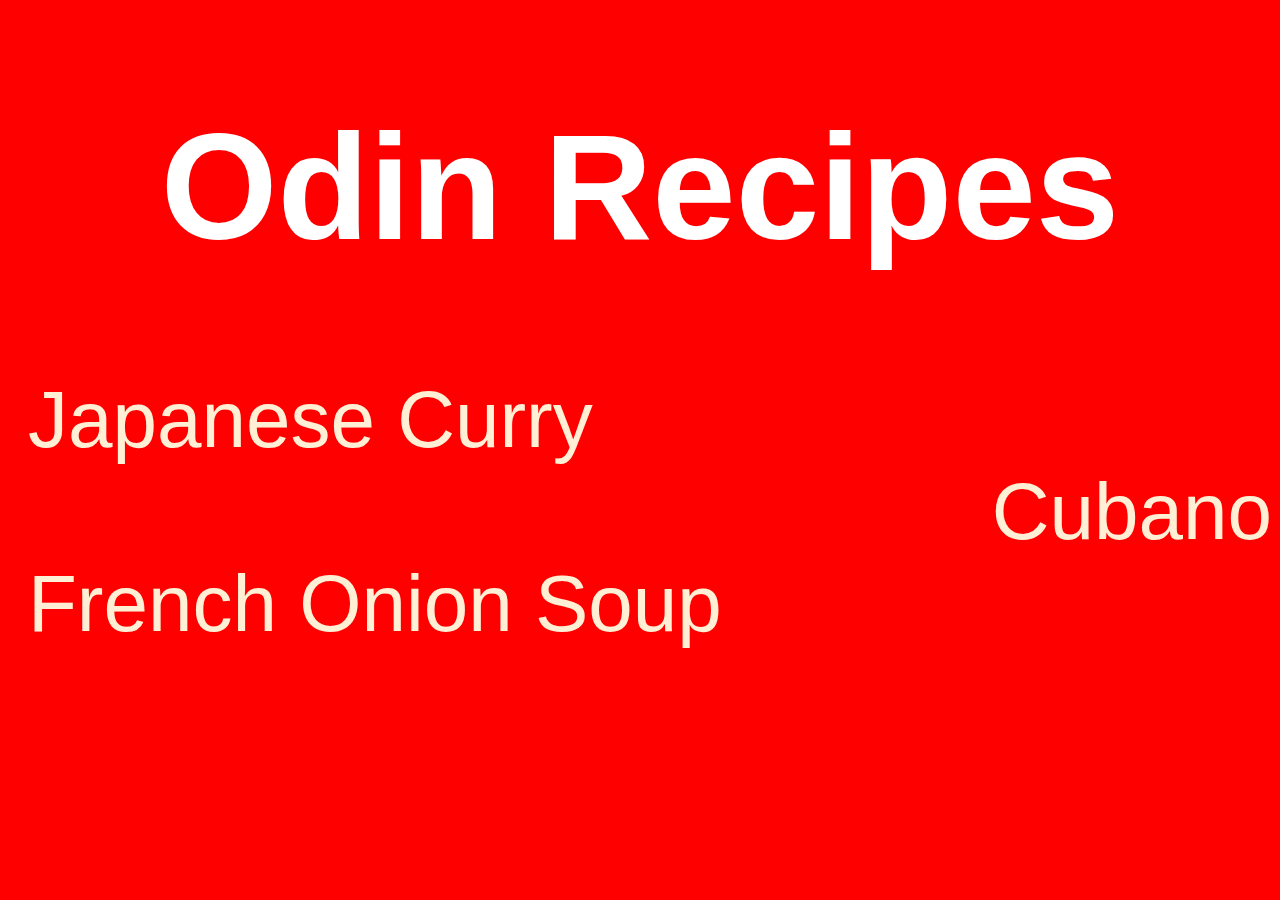
<file: index.html>
<!DOCTYPE html>
<html lang="en">
<head>
    <meta charset="UTF-8">
    <meta name="viewport" content="width=device-width, initial-scale=1.0">
    <link rel="stylesheet" href="styles.css">
    <link href="https://fonts.googleapis.com/css2?family=Alfa+Slab+One&display=swap" rel="stylesheet">
    <title>Odin Recipes</title>
</head>
<body>
    <div class="title"><h1>Odin Recipes</h1></div>
    <div class="list listmargin">   
        <ul class="listmargin">
             <div class="japcurry"><li><a href="./recipes/japanesecurry.html"> Japanese Curry </a></li></div>
             <div class="cubano"><li><a href="./recipes/cubano.html"> Cubano</a></li></div>
             <div class="soup"><li><a href="./recipes/frenchonionsoup.html">French Onion Soup</a></li></div>
        </ul>
    </div>
   
</body>
</html>
</file>
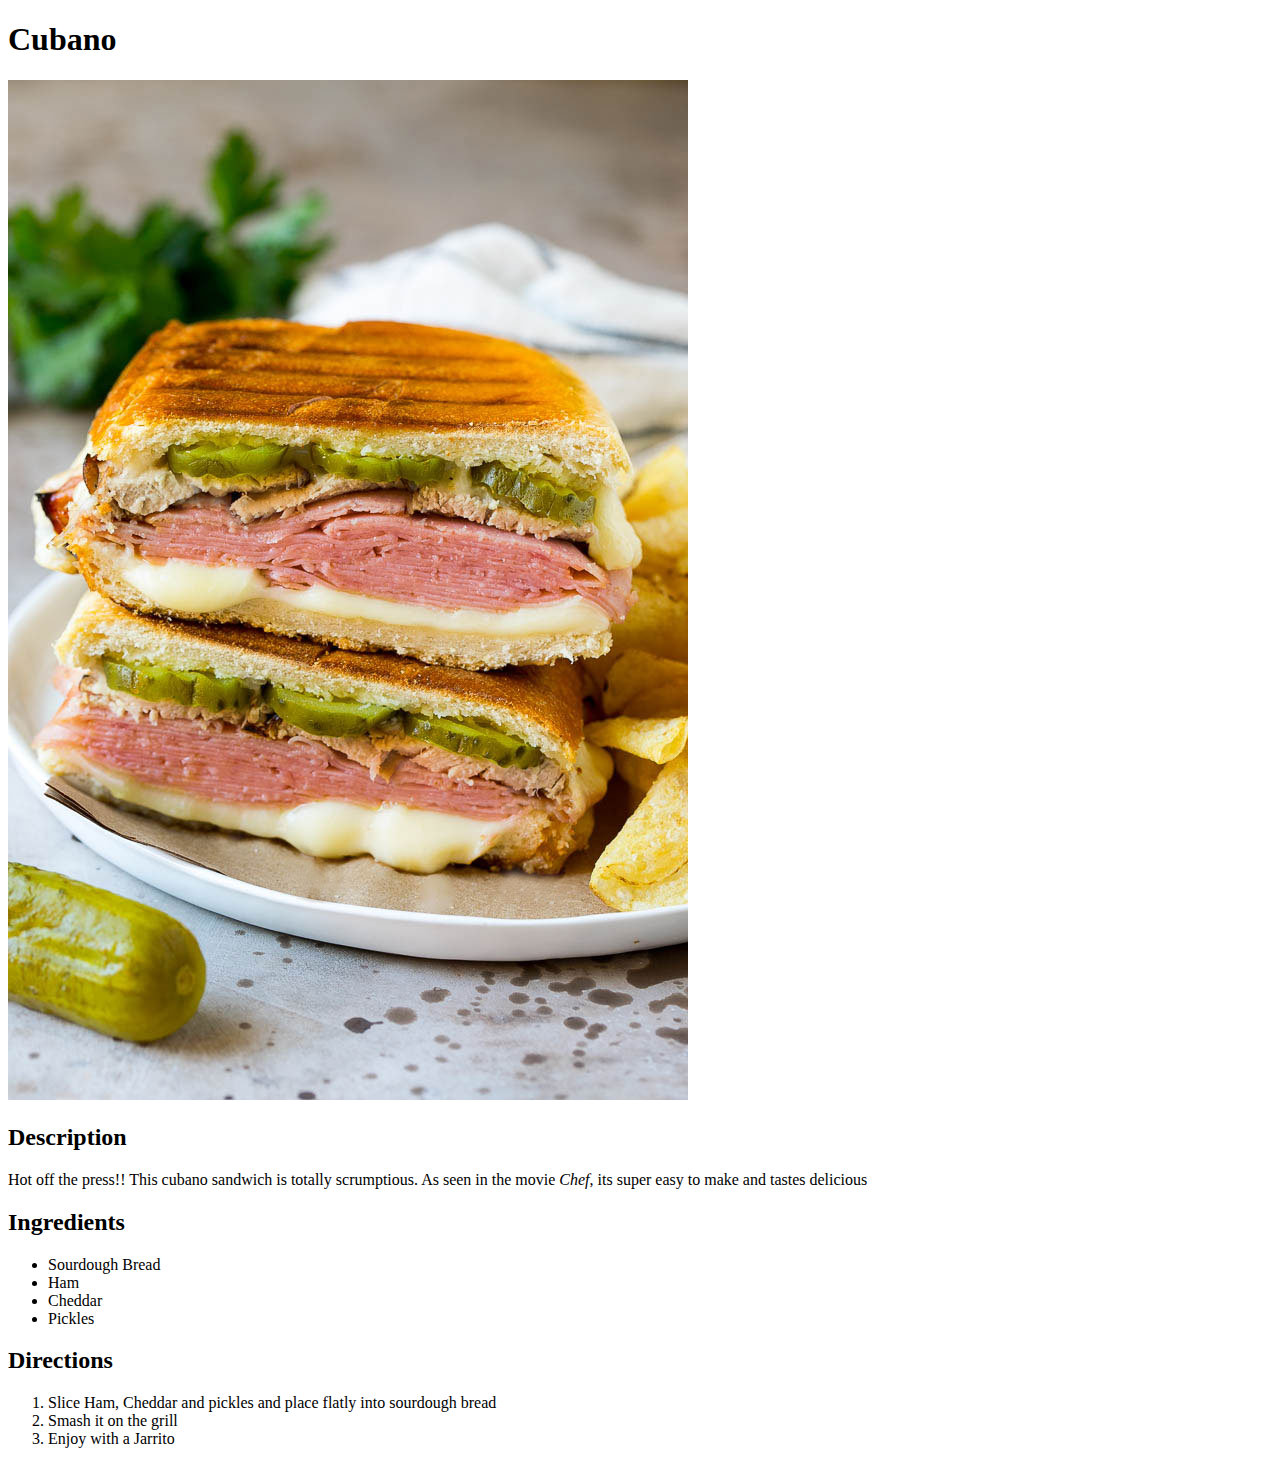
<file: recipes/cubano.html>
<!DOCTYPE html>
<html lang="en">
<head>
    <meta charset="UTF-8">
    <meta name="viewport" content="width=device-width, initial-scale=1.0">
    <title>Cubano</title>
</head>
<body>
    <h1>Cubano</h1>
    <img src="../images/cubano.jpeg" alt="cubano sandwich">
    <h2>Description</h2>
    <p>Hot off the press!! This cubano sandwich is totally scrumptious. As seen in the movie <em>Chef</em>, its super easy to make
    and tastes delicious</p>
    <h2>Ingredients</h2>
    <ul>
        <li>Sourdough Bread</li>
        <li>Ham</li>
        <li>Cheddar</li>
        <li>Pickles</li>
    </ul>
    <h2>Directions</h2>
        <ol>
            <li> Slice Ham, Cheddar and pickles and place flatly into sourdough bread</li>
            <li>Smash it on the grill</li>
            <li>Enjoy with a Jarrito</li>
        </ol>
</body>
</html>
</file>
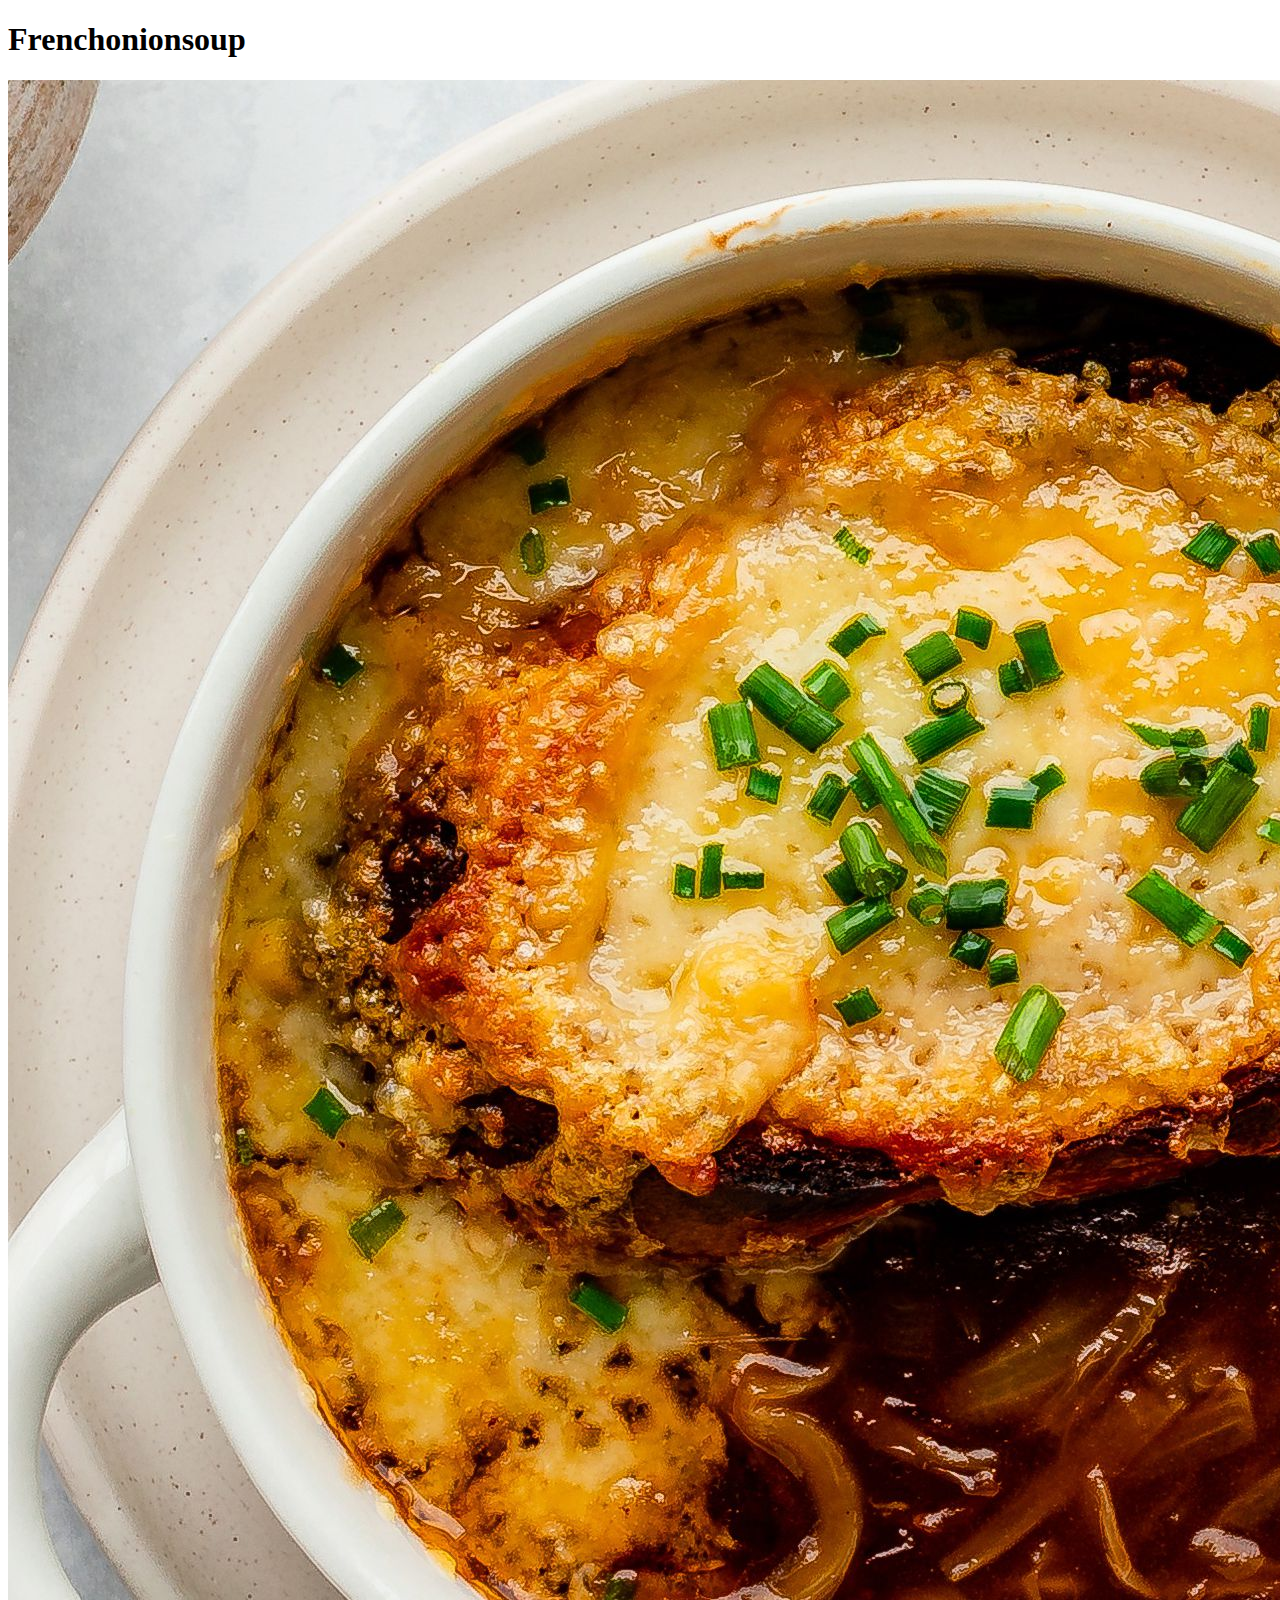
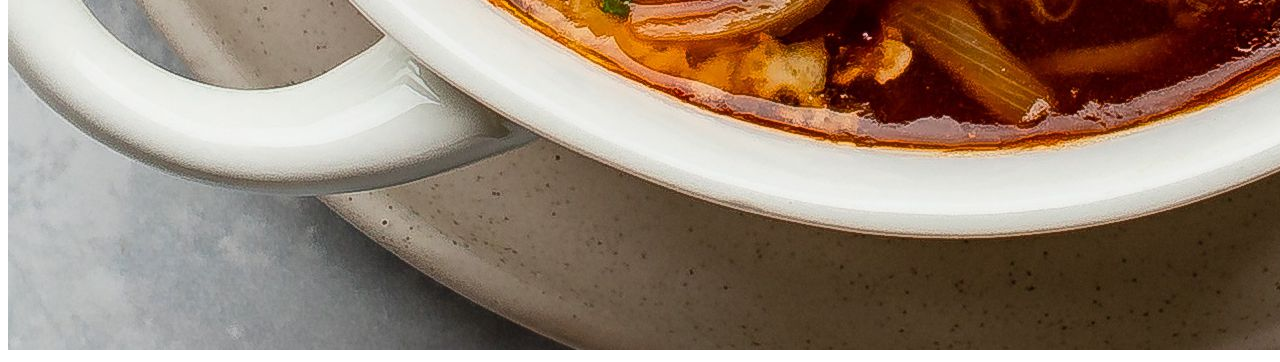
<file: recipes/frenchonionsoup.html>
<!DOCTYPE html>
<html lang="en">
<head>
    <meta charset="UTF-8">
    <meta name="viewport" content="width=device-width, initial-scale=1.0">
    <title>French Onion Soup</title>
</head>
<body>
    <h1>Frenchonionsoup</h1>
    <img src="../images/frenchonionsoup.jpeg" alt="french onion soup">
    
</body>
</html>
</file>
<file: styles.css>
body{
    background-color: red;
}

.list{
    width: 100%;
}

h1{
    width: 100%;
    display: flex;
    justify-content: center;
    font-family: -apple-system, BlinkMacSystemFont, 'Segoe UI', Roboto, Oxygen, Ubuntu, Cantarell, 'Open Sans', 'Helvetica Neue', sans-serif;
    font-size: 150px;
    color: white;
}

ul li {
    list-style-type: none;
    text-decoration: none;
}
a{
    text-decoration: none;
    font-family: -apple-system, BlinkMacSystemFont, 'Segoe UI', Roboto, Oxygen, Ubuntu, Cantarell, 'Open Sans', 'Helvetica Neue', sans-serif;
    font-size: 80px;
    text-align: center;
    color: papayawhip;

}
a:hover{
    font-size: 120px;
    color: blue

}

.listmargin{
    padding-top: 0;
    padding-left: 0;
    padding-bottom: 0;
    padding-right: 0;
    margin: 10px 10px 10px 10px;
}

.japcurry{
    text-align: left;
}

.cubano{
    text-align: right;
}

.soup{
    text-align: left;
}
</file>
